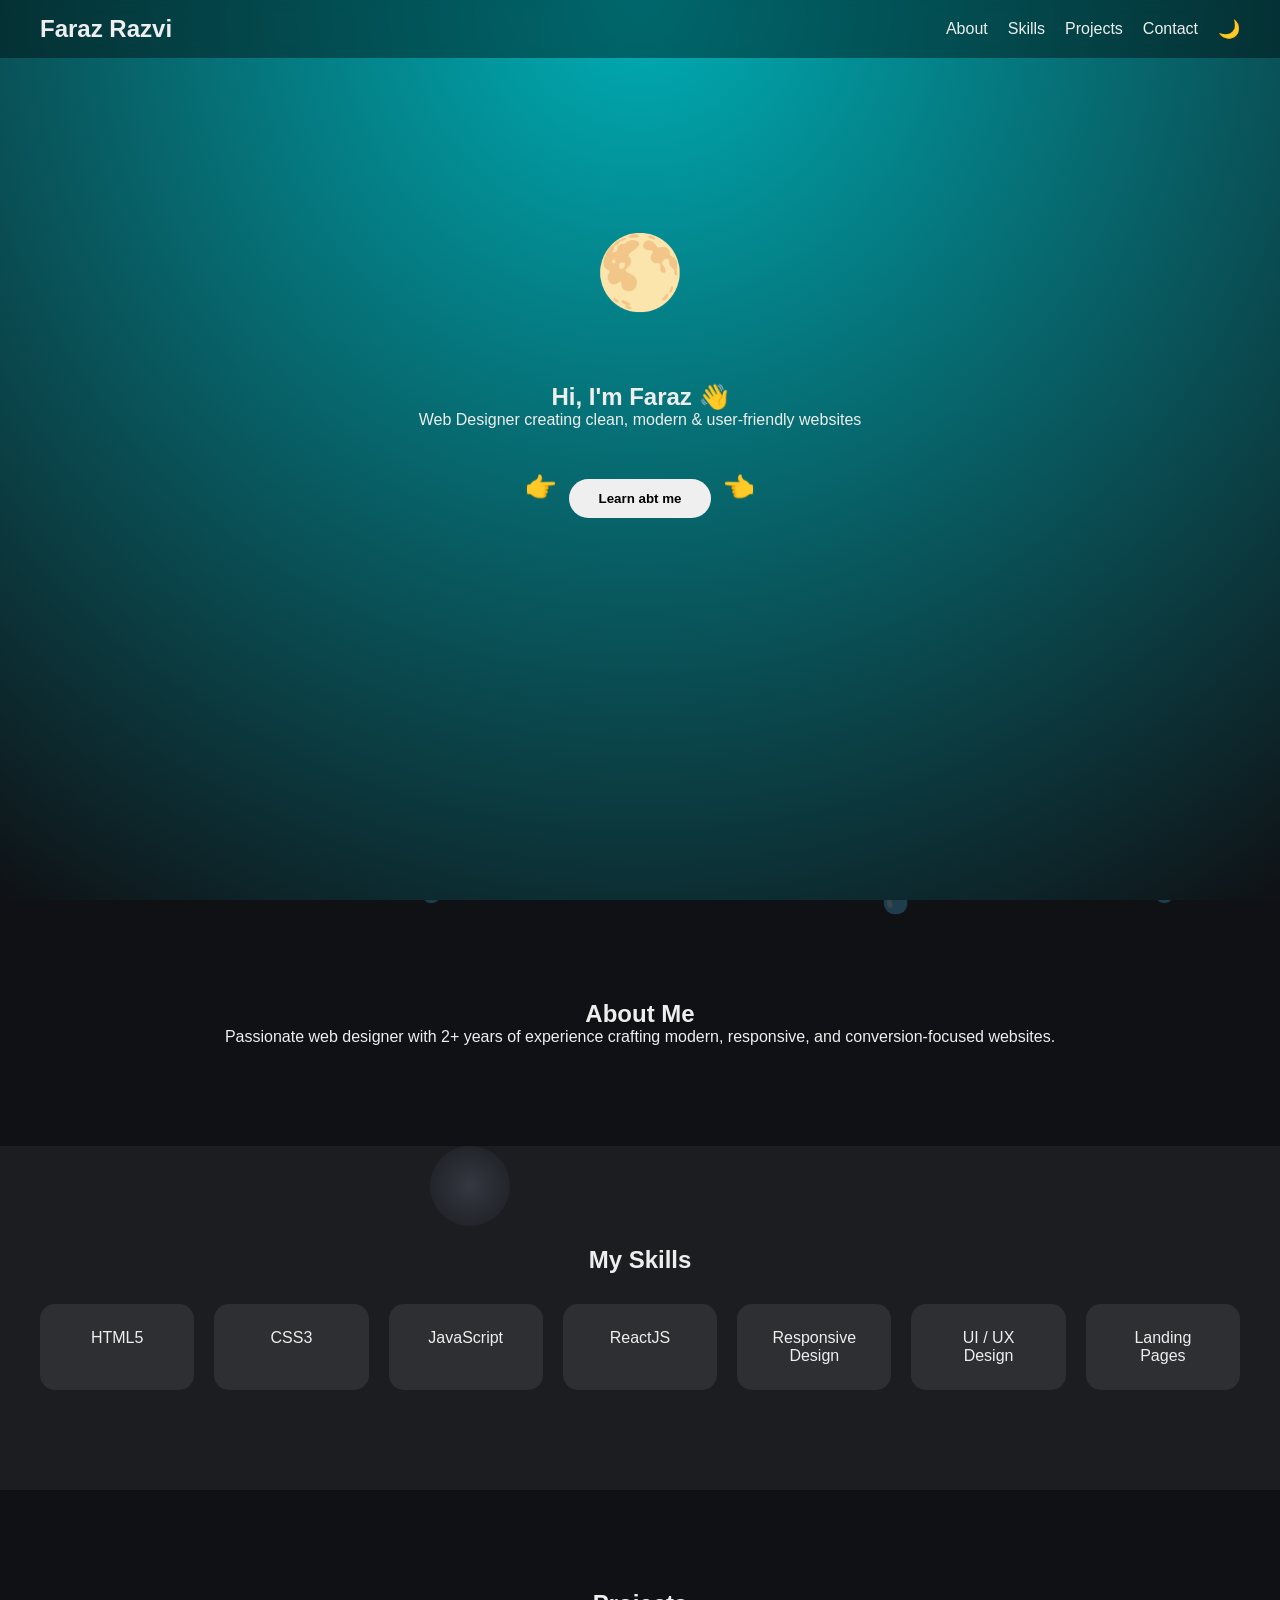
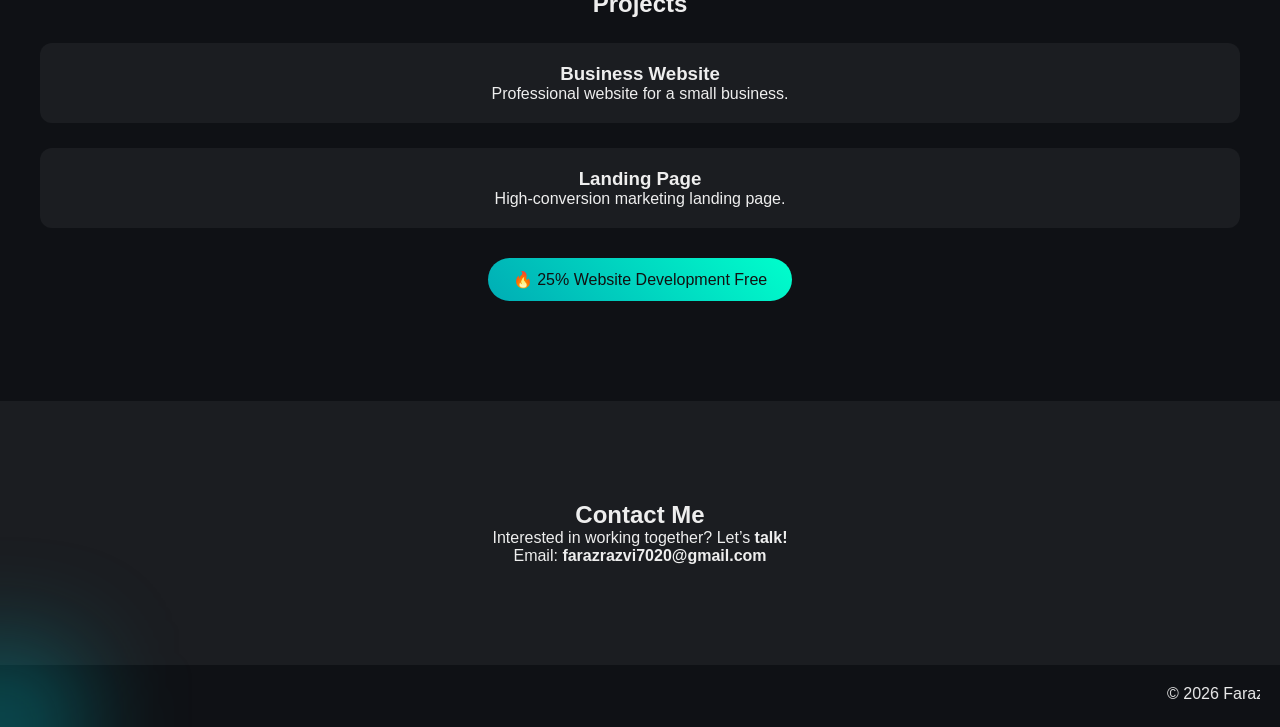
<file: index.html>
<!DOCTYPE html>
<html lang="en">
<head>
  <meta charset="UTF-8" />
  <meta name="viewport" content="width=device-width,
   initial-scale=1.0"/>
  <title>Faraz Razvi | Web Designer</title>
  <style>
    

/* ================= VARIABLES ================= */
:root {
  --bg: #0f1115;
  --text: #eee;
  --accent: #00adb5;
  --card: rgba(255,255,255,0.08);
}

.light {
  --bg: #f4f4f4;
  --text: #111;
  --card: #ffffff;
}

/* ================= GLOBAL ================= */
* {
  margin: 0;
  padding: 0;
  box-sizing: border-box;
  font-family: "Segoe UI", Arial, sans-serif;
}

body {
  background: var(--bg);
  color: var(--text);
  transition: 0.3s;
}

/* ================= LOADER ================= */
#loader {
  position: fixed;
  inset: 0;
  background: #0f1115;
  display: flex;
  align-items: center;
  justify-content: center;
  z-index: 999;
}

#loader h1 {
  color: #00adb5;
  animation: pulse 1.5s infinite;
}

/* ================= NAV ================= */
nav {
  position: fixed;
  width: 100%;
  top: 0;
  padding: 15px 40px;
  display: flex;
  justify-content: space-between;
  align-items: center;
  backdrop-filter: blur(10px);
  background: rgba(0,0,0,0.4);
  z-index: 100;
}

.menu-toggle {
  display: none;
  font-size: 26px;
  cursor: pointer;
}

.nav-links {
  list-style: none;
  display: flex;
  align-items: center;
}

.nav-links li {
  margin-left: 20px;
}

.nav-links a {
  color: var(--text);
  text-decoration: none;
}

#themeToggle {
  background: none;
  border: none;
  font-size: 18px;
  cursor: pointer;
}

/* ================= HERO ================= */
.hero {
  height: 100vh;
  display: flex;
  flex-direction: column;
  justify-content: center;
  align-items: center;
  text-align: center;
  background: radial-gradient(circle at top, var(--accent), var(--bg));
}

.hero button {
  margin-top: 25px;
  padding: 12px 30px;
  border-radius: 30px;
  border: #0f1115;
  border-width: 10px;
  font-weight: bold;
  cursor: pointer;
}
.wave {
  display: inline-block;
  transform-origin: 70% 70%;
  animation: wave 1.8s infinite;
}

@keyframes wave {
  0% { transform: rotate(0deg); }
  10% { transform: rotate(14deg); }
  20% { transform: rotate(-8deg); }
  30% { transform: rotate(14deg); }
  40% { transform: rotate(-4deg); }
  50% { transform: rotate(10deg); }
  60%,100% { transform: rotate(0deg); }
}

/* CTA container */
.cta {
  margin-top: 25px;
  display: flex;
  align-items: center;
  gap: 12px;
}

/* Emoji base style */
.point {
  font-size: 1.6rem;
  display: inline-block;
}

/* Left emoji moves right */
.point.left {
  animation: pointRight 1.2s infinite ease-in-out;
}

/* Right emoji moves left */
.point.right {
  animation: pointLeft 1.2s infinite ease-in-out;
}

/* Keyframes */
@keyframes pointRight {
  0%   { transform: translateX(0); opacity: 1; }
  50%  { transform: translateX(10px); opacity: 1; }
  100% { transform: translateX(0); opacity: 1; }
}

@keyframes pointLeft {
  0%   { transform: translateX(0); opacity: 1; }
  50%  { transform: translateX(-10px); opacity: 1; }
  100% { transform: translateX(0); opacity: 1; }
}



/* ================= SECTIONS ================= */
.section {
  padding: 100px 40px;
  text-align: center;
  opacity: 0;
  transform: translateY(40px);
  transition: 0.8s;
}

.section.show {
  opacity: 1;
  transform: translateY(0);
}

.gray {
  background: rgba(255,255,255,0.05);
}

/* ================= SKILLS ================= */
.cards {
  display: grid;
  grid-template-columns: repeat(auto-fit, minmax(150px, 1fr));
  gap: 20px;
  margin-top: 30px;
}

.card {
  padding: 25px;
  background: var(--card);
  border-radius: 15px;
  transition: 0.3s;
}

.card:hover {
  transform: translateY(-8px);
  background: var(--accent);
  color: #111;
}

/* ================= PROJECTS ================= */
.project {
  margin-top: 25px;
  padding: 20px;
  border-radius: 12px;
  background: rgba(255,255,255,0.05);
  transition: 0.3s;
}

.project:hover {
  background: rgba(0,173,181,0.15);
}

/* ================= OFFER ================= */
.offer-badge {
  margin-top: 30px;
  display: inline-block;
  padding: 12px 25px;
  background: linear-gradient(45deg, var(--accent), #00ffcc);
  color: #111;
  border-radius: 30px;
  animation: pulse 1.5s infinite;
}

/* ================= FOOTER ================= */
footer {
  padding: 20px;
  text-align: center;
}

/* ================= CURSOR ================= */
.cursor-glow {
  position: fixed;
  width: 160px;
  height: 160px;
  background: rgba(0,173,181,0.4);
  border-radius: 20%;
  filter: blur(50px);
  pointer-events: none;
  transform: translate(-50%, -50%);
}

/* ================= ANIMATIONS ================= */
@keyframes pulse {
  0% { transform: scale(1); }
  50% { transform: scale(1.08); }
  100% { transform: scale(1); }
}

/* ================= MOBILE ================= */
@media (max-width: 768px) {
  .menu-toggle {
    display: block;
  }

  .nav-links {
    position: absolute;
    top: 60px;
    right: 20px;
    flex-direction: column;
    background: var(--bg);
    padding: 20px;
    border-radius: 15px;
    display: none;
  }

  .nav-links.active {
    display: flex;
  }
}

/* ================= MODE TOAST ================= */
#modeToast {
  position: fixed;
  bottom: 30px;
  right: 30px;
  background: var(--card);
  color: var(--text);
  padding: 12px 20px;
  border-radius: 25px;
  font-size: 0.9rem;
  box-shadow: 0 8px 25px rgba(0,0,0,0.3);
  opacity: 0;
  transform: translateY(20px);
  pointer-events: none;
  transition: 0.4s ease;
  z-index: 1000;
}

/* Show animation */
#modeToast.show {
  opacity: 1;
  transform: translateY(0);
}

/* ================= WATER DROPS ================= */
/* ================= WATER SECTION ================= */
.water-section {
  position: relative;
  overflow: hidden;
}

/* Background container */
.water-bg {
  position: absolute;
  inset: 0;
  z-index: 0;
  pointer-events: none;
}

/* Water emoji */
.water-bg span {
  position: absolute;
  top: -10%;
  font-size: 1.3rem;
  opacity: 0.25;
  animation: waterFall linear infinite;
}

/* Falling animation */
@keyframes waterFall {
  0% {
    transform: translateY(-10%);
    opacity: 0;
  }

  20% {
    opacity: 0.35;
  }

  100% {
    transform: translateY(110vh);
    opacity: 0;
  }
}

/* Keep text above water */
.water-section > *:not(.water-bg) {
  position: relative;
  z-index: 2;
}

@keyframes waterFall {
  0% {
    transform: translate(0, -10%);
    opacity: 0;
  }

  50% {
    transform: translate(10px, 50vh);
    opacity: 0.35;
  }

  100% {
    transform: translate(-10px, 110vh);
    opacity: 0;
  }
}



/* ================= FIRE ANIMATION ================= */
/* ================= FIRE SECTION ================= */
.fire-section {
  position: relative;
  overflow: hidden;
}

/* Fire container */
.fire-bg {
  position: absolute;
  inset: 0;
  z-index: 0; /* BEHIND TEXT */
  pointer-events: none;
}

/* Fire emoji */
.fire-bg span {
  position: absolute;
  bottom: -10%;
  font-size: 1.4rem;
  opacity: 0.25;
  animation: fireRise linear infinite;
}

/* Fire rising animation */
@keyframes fireRise {
  0% {
    transform: translateY(0) scale(0.9);
    opacity: 0;
  }
  20% {
    opacity: 0.3;
  }
  100% {
    transform: translateY(-120vh) scale(1.3);
    opacity: 0;
  }
}

/* Ensure content stays above fire */
.fire-section > *:not(.fire-bg) {
  position: relative;
  z-index: 2;
}

/* ================= SUN & MOON HERO ================= */
.sky-hero {
  position: relative;
  overflow: hidden;
}

/* Background layer */
.sky-bg {
  position: absolute;
  inset: 0;
  z-index: 0;
  pointer-events: none;
}

/* Shared celestial style */
.sun,
.moon {
  position: absolute;
  left: 50%;
  transform: translateX(-50%);
  font-size: 4.5rem;
  opacity: 1;
  bottom: -35%;
}

/* Ensure hero text stays above */
.sky-hero > *:not(.sky-bg) {
  position: relative;
  z-index: 2;
}

/* ================= ANIMATIONS ================= */
@keyframes sunRise {
  from { bottom: -35%; opacity: 0; }
  to   { bottom: 65%; opacity: 1; }
}

@keyframes sunSet {
  from { bottom: 65%; opacity: 1; }
  to   { bottom: -35%; opacity: 0.35; }
}

@keyframes moonRise {
  from { bottom: -35%; opacity: 0; }
  to   { bottom: 65%; opacity: 1; }
}

@keyframes moonSet {
  from { bottom: 65%; opacity: 1; }
  to   { bottom: -35%; opacity: 0.35; }
}

/* ================= CONTACT EMOJI EFFECT ================= */
.contact-section {
  position: relative;
  overflow: hidden;
}

/* Background container */
.contact-bg {
  position: absolute;
  inset: 0;
  z-index: 0;
  pointer-events: none;
}

/* Emoji style */
.contact-bg span {
  position: absolute;
  font-size: 1.8rem;
  opacity: 0;
  animation: contactPop 2.5s ease-out forwards,
             contactShake 0.6s ease-in-out infinite;
}

/* Pop-in animation */
@keyframes contactPop {
  0% {
    transform: scale(0);
    opacity: 0;
  }
  30% {
    transform: scale(1.2);
    opacity: 0.35;
  }
  100% {
    transform: scale(1);
    opacity: 0.25;
  }
}

/* ================= CONTACT EMOJI EFFECT ================= */
.contact-section {
  position: relative;
  overflow: hidden;
}

/* Background container */
.contact-bg {
  position: absolute;
  inset: 0;
  z-index: 0;
  pointer-events: none;
}

/* Emoji styling */
.contact-bg span {
  position: absolute;
  font-size: 1.8rem;
  opacity: 0.25;
  animation: contactPop 2.5s ease-out forwards,
             contactShake 0.5s ease-in-out infinite;
}

/* Pop-in animation */
@keyframes contactPop {
  0% {
    transform: scale(0);
    opacity: 0;
  }
  40% {
    transform: scale(1.2);
    opacity: 0.35;
  }
  100% {
    transform: scale(1);
    opacity: 0.25;
  }
}

/* Shake animation */
@keyframes contactShake {
  0% { transform: translate(0, 0); }
  25% { transform: translate(-1px, 1px); }
  50% { transform: translate(1px, -1px); }
  75% { transform: translate(-1px, -1px); }
  100% { transform: translate(0, 0); }
}

/* Keep text above emojis */
.contact-section > *:not(.contact-bg) {
  position: relative;
  z-index: 2;
}

/* ================= SKILLS BACKGROUND ================= */
.skills-section {
  position: relative;
  overflow: hidden;
}

.skills-bg {
  position: absolute;
  inset: 0;
  z-index: 0;
  pointer-events: none;
}

.skills-bg span {
  position: absolute;
  width: 80px;
  height: 80px;
  border-radius: 50%;
  opacity: 0.15;
  animation: floatSkill 14s linear infinite;
}

/* Light mode */
body.light .skills-bg span {
  background: radial-gradient(circle, #ffdd55, transparent);
}

/* Dark mode */
body:not(.light) .skills-bg span {
  background: radial-gradient(circle, #ccccff, transparent);
}

@keyframes floatSkill {
  from {
    transform: translateY(110%);
  }
  to {
    transform: translateY(-120%);
  }
}

/* Keep cards above */
.skills-section > *:not(.skills-bg) {
  position: relative;
  z-index: 2;
}


/* ================= HERO OPENING ANIMATION ================= */

.hero-title,
.hero-subtitle,
.hero-cta {
  opacity: 0;
  transform: translateY(40px);
}

/* Animation states */
.hero-title.show {
  animation: heroFade 1s ease forwards;
}

.hero-subtitle.show {
  animation: heroFade 1s ease forwards;
  animation-delay: 0.4s;
}

.hero-cta.show {
  animation: heroFade 1s ease forwards;
  animation-delay: 0.8s;
}

@keyframes heroFade {
  to {
    opacity: 1;
    transform: translateY(0);
  }
}
  </style>
</head>

<body>

<!-- ========== LOADER ========== -->
<div id="loader">
  <h1>Faraz Razvi</h1>
</div>

<!-- ========== NAVBAR ========== -->
<nav>
  <h2>Faraz Razvi</h2>

  <div class="menu-toggle">☰</div>

  <ul class="nav-links">
    <li><a href="#about">About</a></li>
    <li><a href="#skills">Skills</a></li>
    <li><a href="#projects">Projects</a></li>
    <li><a href="#contact">Contact</a></li>
    <li><button id="themeToggle">🌙</button></li>
  </ul>
</nav>

<!-- ========== HERO ========== -->

  <!-- Sun / Moon background -->
<section class="hero sky-hero">

  <div class="sky-bg">
    <span class="sun">☀️</span>
    <span class="moon">🌕</span>
  </div>

  <div class="firecracker-bg"></div>

  <h1 class="hero-title">
    Hi, I'm Faraz <span class="wave">👋</span>
  </h1>

  <p class="hero-subtitle">
    Web Designer creating clean, modern & user-friendly websites
  </p>

  <div class="cta hero-cta">
    <span class="point left">👉</span>
    <button onclick="scrollToContact()">Learn abt me</button>
    <span class="point right">👈</span>
  </div>

</section>


<!-- ========== ABOUT ========== -->
<section id="about" class="section water-section">

  <!-- Water background -->
  <div class="water-bg"></div>

  <h2>About Me</h2>
  <p>
    Passionate web designer with 2+ years of experience crafting modern,
    responsive, and conversion-focused websites.
  </p>

</section>



<!-- ========== SKILLS ========== -->
<section id="skills" class="section gray 
skills-section">

  <!-- Skills background -->
  <div class="skills-bg"></div>

  <h2>My Skills</h2>
  <div class="cards">
    <div class="card">HTML5</div>
    <div class="card">CSS3</div>
    <div class="card">JavaScript</div>
    <div class="card">ReactJS</div>
    <div class="card">Responsive Design</div>
    <div class="card">UI / UX Design</div>
    <div class="card">Landing Pages</div>
  </div>

</section>


<!-- ========== PROJECTS ========== -->
<section id="projects" class="section fire-section">

  <!-- Fire background -->
  <div class="fire-bg"></div>

  <h2>Projects</h2>

  <div class="project">
    <h3>Business Website</h3>
    <p>Professional website for a 
      small business.</p>
  </div>

  <div class="project">
    <h3>Landing Page</h3>
    <p>High-conversion marketing landing page.</p>
  </div>

  <div class="offer-badge">🔥 25% Website Development Free</div>

</section>
<!-- ========== CONTACT ========== -->
<section id="contact" class="section gray 
contact-section">

  <!-- Contact emoji background -->
  <div class="contact-bg"></div>

  <h2>Contact Me</h2>
  <p>Interested in working together? Let’s <b>talk!</b></p>
  <p>Email: <strong>farazrazvi7020@gmail.com</strong></p>

</section>


<footer><marquee>

  © 2026 Faraz Razvi. All rights reserved.
</marquee>
</footer>

<div class="cursor-glow"></div>
<div id="modeToast"></div>

<script>
  // ========== LOADER ==========
window.addEventListener("load", () => {
  document.getElementById("loader").style.display = "none";
});

// ========== SCROLL ==========
function scrollToContact() {
  document.getElementById("about").scrollIntoView({ behavior: "smooth" });
}

// ========== REVEAL ==========
const sections = document.querySelectorAll(".section");
window.addEventListener("scroll", () => {
  sections.forEach(sec => {
    if (sec.getBoundingClientRect().top < window.innerHeight - 100) {
      sec.classList.add("show");
    }
  });
});

// ========== CURSOR ==========
const glow = document.querySelector(".cursor-glow");
document.addEventListener("mousemove", e => {
  glow.style.left = e.clientX + "px";
  glow.style.top = e.clientY + "px";
});

// ========== THEME TOGGLE ==========
// ========== SUN & MOON ANIMATION ==========
const toggle = document.getElementById("themeToggle");
const sun = document.querySelector(".sun");
const moon = document.querySelector(".moon");

// Play correct animation
function playSky(mode) {
  sun.style.animation = "none";
  moon.style.animation = "none";

  // Force reflow
  void sun.offsetHeight;
  void moon.offsetHeight;

  if (mode === "light") {
    moon.style.animation = "moonSet 2s ease-in forwards";
    sun.style.animation = "sunRise 2.5s ease-out forwards";
  } else {
    sun.style.animation = "sunSet 2s ease-in forwards";
    moon.style.animation = "moonRise 2.5s ease-out forwards";
  }
}

// Initial state (Dark mode by default)
window.addEventListener("load", () => {
  playSky("dark");
});

// Toggle handler
toggle.addEventListener("click", () => {
  const isLight = document.body.classList.toggle("light");
  toggle.textContent = isLight ? "☀️" : "🌙";
  playSky(isLight ? "light" : "dark");
});

// ========== MOBILE MENU ==========
const menu = document.querySelector(".menu-toggle");
const navLinks = document.querySelector(".nav-links");

menu.addEventListener("click", () => {
  navLinks.classList.toggle("active");
});

// ========== FIRE ANIMATION ==========
// ========== FIRE BACKGROUND ==========
const fireContainer = document.querySelector(".fire-bg");

function createFire() {
  const fire = document.createElement("span");
  fire.textContent = "🔥";

  // Random horizontal position
  fire.style.left = Math.random() * 100 + "%";

  // Random size
  fire.style.fontSize = 1 + Math.random() * 1.5 + "rem";

  // Random speed
  fire.style.animationDuration = 6 + Math.random() * 6 + "s";

  fireContainer.appendChild(fire);

  // Remove after animation to avoid DOM overload
  setTimeout(() => {
    fire.remove();
  }, 12000);
}

// Spawn flames continuously
setInterval(createFire, 500);

// ========== WATER DROPS ANIMATION ==========


function createWaterDrop(container) {
  if (!container) return;

  const drop = document.createElement("span");
  drop.textContent = "💧";

  // Random horizontal offset inside container
  drop.style.left = Math.random() * 40 + "px";

  // Random falling speed
  drop.style.animationDuration = 5 + Math.random() * 6 + "s";

  container.appendChild(drop);

  // Remove after animation
  setTimeout(() => {
    drop.remove();
  }, 12000);
}

// ========== WATER BACKGROUND ==========
const waterContainer = document.querySelector(".water-bg");

function createWater() {
  if (!waterContainer) return;

  const drop = document.createElement("span");
  drop.textContent = "💧";

  // Random horizontal position
  drop.style.left = Math.random() * 100 + "%";

  // Random size
  drop.style.fontSize = 1 + Math.random() * 1.4 + "rem";

  // Random speed
  drop.style.animationDuration = 5 + Math.random() * 5 + "s";

  waterContainer.appendChild(drop);

  // Remove after animation
  setTimeout(() => {
    drop.remove();
  }, 10000);
}

// Spawn continuously
setInterval(createWater, 400);


// ========== CONTACT EMOJI EFFECT (FIXED) ==========
const contactSection = document.querySelector("#contact");
const contactBg = document.querySelector(".contact-bg");

const contactEmojis = ["🤳🏽", "📲", "☎️", "📞", "📳"];

let contactIntervalStarted = false;

function spawnContactEmoji() {
  if (!contactBg) return;

  const emoji = document.createElement("span");
  emoji.textContent =
    contactEmojis[Math.floor(Math.random() * contactEmojis.length)];

  // Position relative to section
  emoji.style.left = Math.random() * 90 + "%";
  emoji.style.top = Math.random() * 90 + "%";

  contactBg.appendChild(emoji);

  setTimeout(() => {
    emoji.remove();
  }, 3000);
}

// Start animation only when Contact is visible
const contactObserver = new IntersectionObserver(
  (entries) => {
    if (entries[0].isIntersecting && !contactIntervalStarted) {
      contactIntervalStarted = true;
      setInterval(spawnContactEmoji, 700);
    }
  },
  { threshold: 0.3 }
);

contactObserver.observe(contactSection);

// ========== SKILLS BACKGROUND FLOAT ==========
const skillsBg = document.querySelector(".skills-bg");

function spawnSkillOrb() {
  if (!skillsBg) return;

  const orb = document.createElement("span");

  orb.style.left = Math.random() * 90 + "%";
  orb.style.animationDuration = 10 + Math.random() * 10 + "s";

  skillsBg.appendChild(orb);

  setTimeout(() => orb.remove(), 20000);
}

setInterval(spawnSkillOrb, 1200);

// ========== HERO OPENING ANIMATION ==========
window.addEventListener("load", () => {

  const title = document.querySelector(".hero-title");
  const subtitle = document.querySelector(".hero-subtitle");
  const cta = document.querySelector(".hero-cta");

  if (title) title.classList.add("show");

  setTimeout(() => {
    if (subtitle) subtitle.classList.add("show");
  }, 400);

  setTimeout(() => {
    if (cta) cta.classList.add("show");
  }, 800);

});
</script>
</body>
</html>
</file>
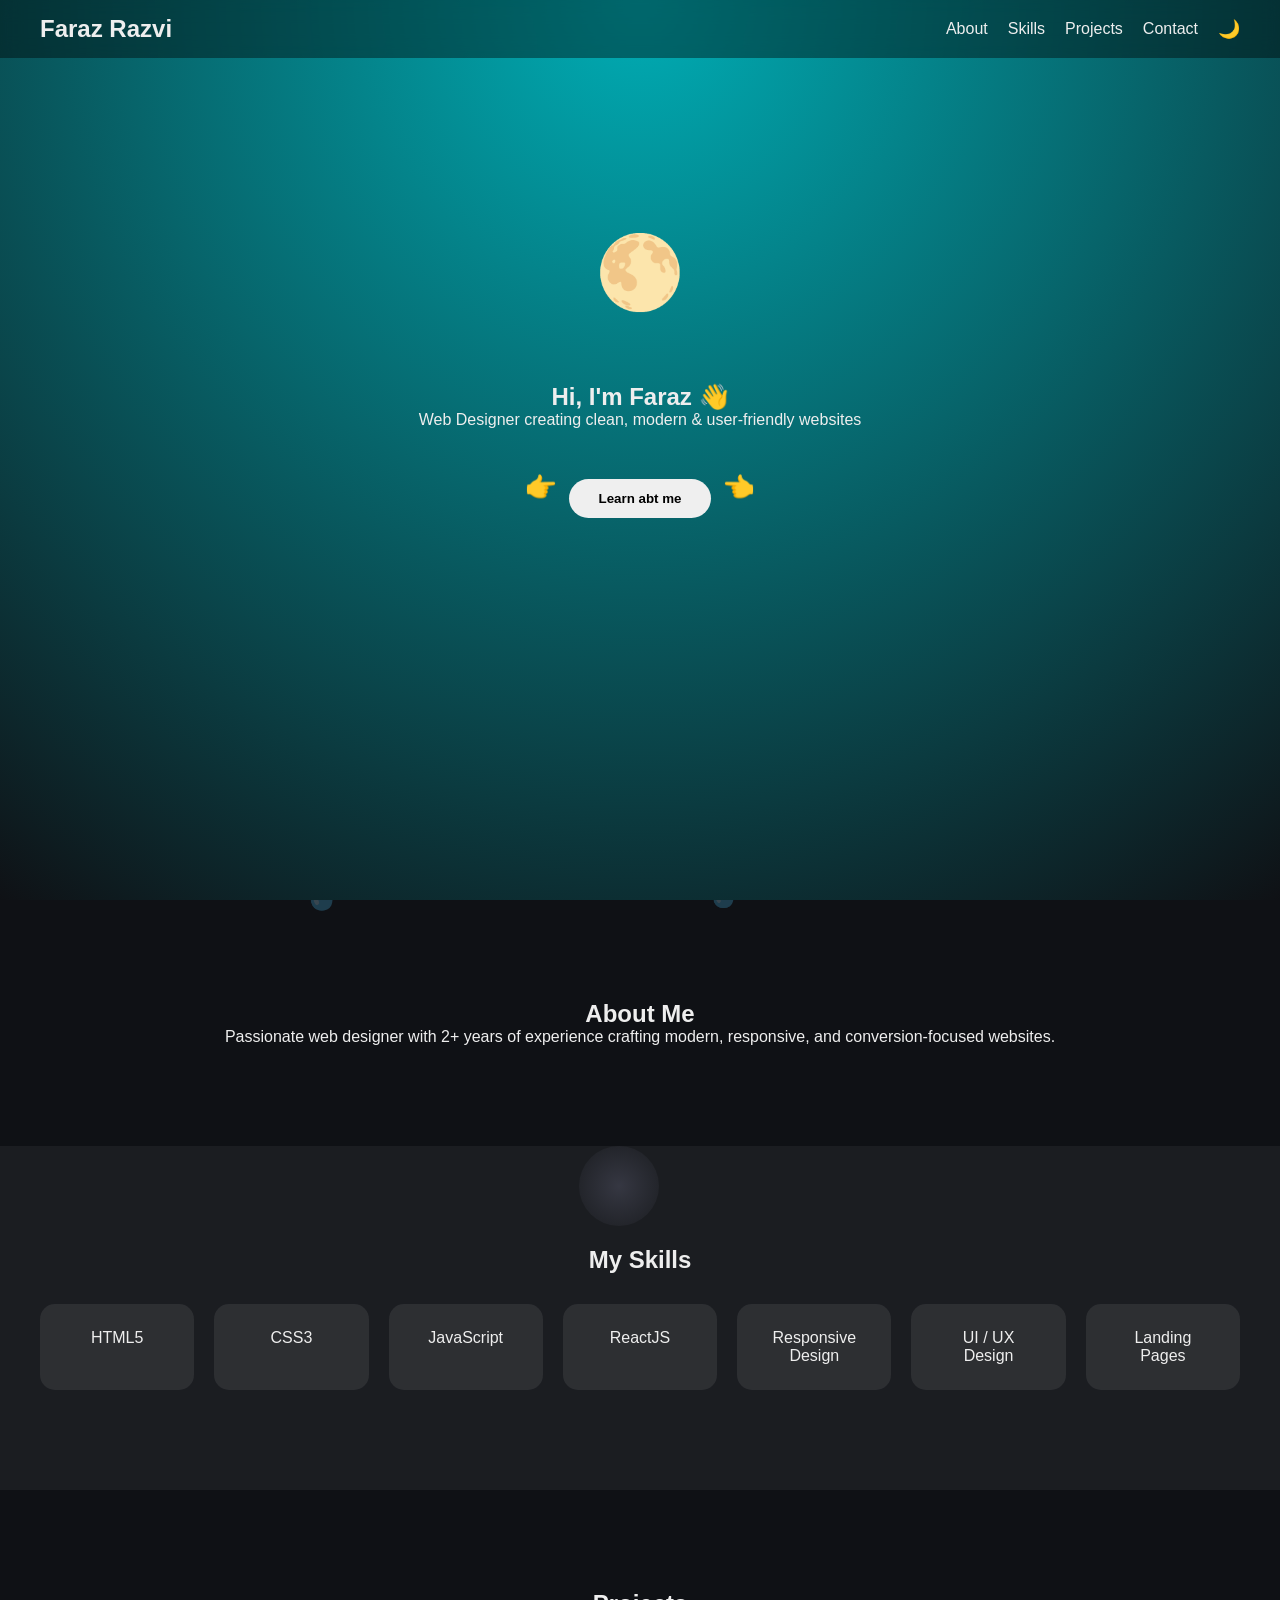
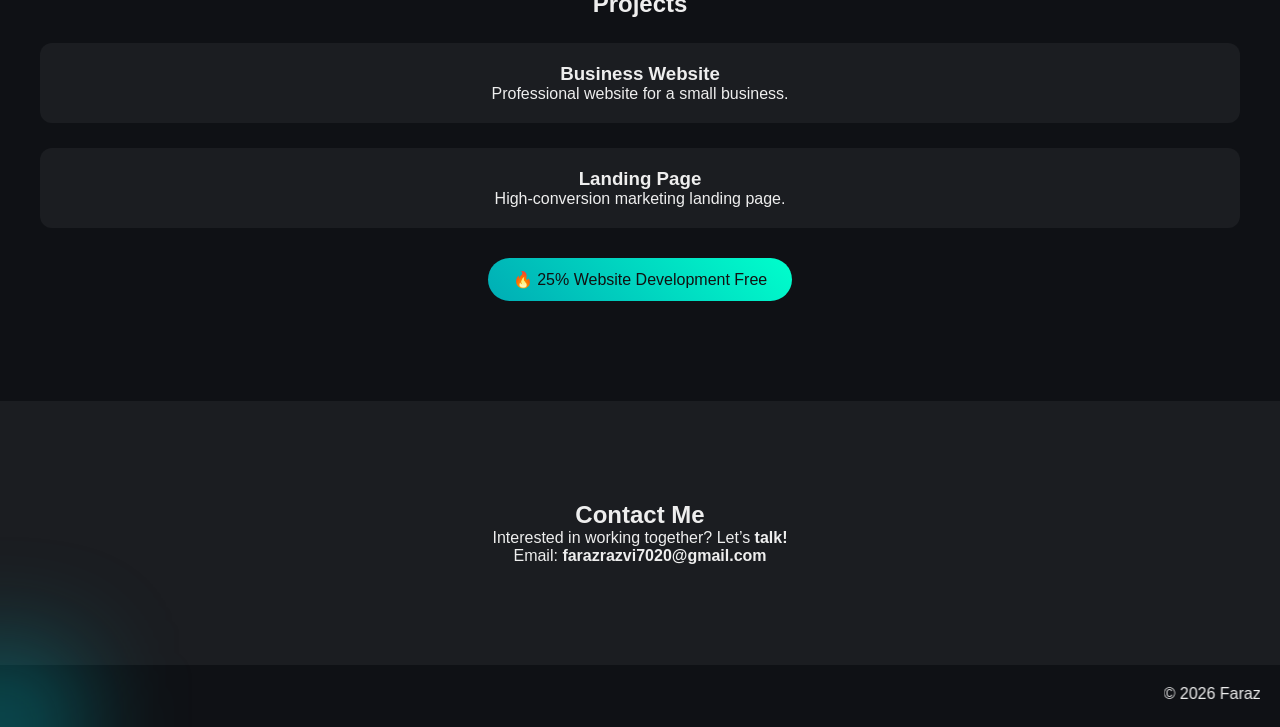
<file: Faraz Razvi.html>
<!DOCTYPE html>
<html lang="en">
<head>
  <meta charset="UTF-8" />
  <meta name="viewport" content="width=device-width,
   initial-scale=1.0"/>
  <title>Faraz Razvi | Web Designer</title>
  <style>
    

/* ================= VARIABLES ================= */
:root {
  --bg: #0f1115;
  --text: #eee;
  --accent: #00adb5;
  --card: rgba(255,255,255,0.08);
}

.light {
  --bg: #f4f4f4;
  --text: #111;
  --card: #ffffff;
}

/* ================= GLOBAL ================= */
* {
  margin: 0;
  padding: 0;
  box-sizing: border-box;
  font-family: "Segoe UI", Arial, sans-serif;
}

body {
  background: var(--bg);
  color: var(--text);
  transition: 0.3s;
}

/* ================= LOADER ================= */
#loader {
  position: fixed;
  inset: 0;
  background: #0f1115;
  display: flex;
  align-items: center;
  justify-content: center;
  z-index: 999;
}

#loader h1 {
  color: #00adb5;
  animation: pulse 1.5s infinite;
}

/* ================= NAV ================= */
nav {
  position: fixed;
  width: 100%;
  top: 0;
  padding: 15px 40px;
  display: flex;
  justify-content: space-between;
  align-items: center;
  backdrop-filter: blur(10px);
  background: rgba(0,0,0,0.4);
  z-index: 100;
}

.menu-toggle {
  display: none;
  font-size: 26px;
  cursor: pointer;
}

.nav-links {
  list-style: none;
  display: flex;
  align-items: center;
}

.nav-links li {
  margin-left: 20px;
}

.nav-links a {
  color: var(--text);
  text-decoration: none;
}

#themeToggle {
  background: none;
  border: none;
  font-size: 18px;
  cursor: pointer;
}

/* ================= HERO ================= */
.hero {
  height: 100vh;
  display: flex;
  flex-direction: column;
  justify-content: center;
  align-items: center;
  text-align: center;
  background: radial-gradient(circle at top, var(--accent), var(--bg));
}

.hero button {
  margin-top: 25px;
  padding: 12px 30px;
  border-radius: 30px;
  border: #0f1115;
  border-width: 10px;
  font-weight: bold;
  cursor: pointer;
}
.wave {
  display: inline-block;
  transform-origin: 70% 70%;
  animation: wave 1.8s infinite;
}

@keyframes wave {
  0% { transform: rotate(0deg); }
  10% { transform: rotate(14deg); }
  20% { transform: rotate(-8deg); }
  30% { transform: rotate(14deg); }
  40% { transform: rotate(-4deg); }
  50% { transform: rotate(10deg); }
  60%,100% { transform: rotate(0deg); }
}

/* CTA container */
.cta {
  margin-top: 25px;
  display: flex;
  align-items: center;
  gap: 12px;
}

/* Emoji base style */
.point {
  font-size: 1.6rem;
  display: inline-block;
}

/* Left emoji moves right */
.point.left {
  animation: pointRight 1.2s infinite ease-in-out;
}

/* Right emoji moves left */
.point.right {
  animation: pointLeft 1.2s infinite ease-in-out;
}

/* Keyframes */
@keyframes pointRight {
  0%   { transform: translateX(0); opacity: 1; }
  50%  { transform: translateX(10px); opacity: 1; }
  100% { transform: translateX(0); opacity: 1; }
}

@keyframes pointLeft {
  0%   { transform: translateX(0); opacity: 1; }
  50%  { transform: translateX(-10px); opacity: 1; }
  100% { transform: translateX(0); opacity: 1; }
}



/* ================= SECTIONS ================= */
.section {
  padding: 100px 40px;
  text-align: center;
  opacity: 0;
  transform: translateY(40px);
  transition: 0.8s;
}

.section.show {
  opacity: 1;
  transform: translateY(0);
}

.gray {
  background: rgba(255,255,255,0.05);
}

/* ================= SKILLS ================= */
.cards {
  display: grid;
  grid-template-columns: repeat(auto-fit, minmax(150px, 1fr));
  gap: 20px;
  margin-top: 30px;
}

.card {
  padding: 25px;
  background: var(--card);
  border-radius: 15px;
  transition: 0.3s;
}

.card:hover {
  transform: translateY(-8px);
  background: var(--accent);
  color: #111;
}

/* ================= PROJECTS ================= */
.project {
  margin-top: 25px;
  padding: 20px;
  border-radius: 12px;
  background: rgba(255,255,255,0.05);
  transition: 0.3s;
}

.project:hover {
  background: rgba(0,173,181,0.15);
}

/* ================= OFFER ================= */
.offer-badge {
  margin-top: 30px;
  display: inline-block;
  padding: 12px 25px;
  background: linear-gradient(45deg, var(--accent), #00ffcc);
  color: #111;
  border-radius: 30px;
  animation: pulse 1.5s infinite;
}

/* ================= FOOTER ================= */
footer {
  padding: 20px;
  text-align: center;
}

/* ================= CURSOR ================= */
.cursor-glow {
  position: fixed;
  width: 160px;
  height: 160px;
  background: rgba(0,173,181,0.4);
  border-radius: 20%;
  filter: blur(50px);
  pointer-events: none;
  transform: translate(-50%, -50%);
}

/* ================= ANIMATIONS ================= */
@keyframes pulse {
  0% { transform: scale(1); }
  50% { transform: scale(1.08); }
  100% { transform: scale(1); }
}

/* ================= MOBILE ================= */
@media (max-width: 768px) {
  .menu-toggle {
    display: block;
  }

  .nav-links {
    position: absolute;
    top: 60px;
    right: 20px;
    flex-direction: column;
    background: var(--bg);
    padding: 20px;
    border-radius: 15px;
    display: none;
  }

  .nav-links.active {
    display: flex;
  }
}

/* ================= MODE TOAST ================= */
#modeToast {
  position: fixed;
  bottom: 30px;
  right: 30px;
  background: var(--card);
  color: var(--text);
  padding: 12px 20px;
  border-radius: 25px;
  font-size: 0.9rem;
  box-shadow: 0 8px 25px rgba(0,0,0,0.3);
  opacity: 0;
  transform: translateY(20px);
  pointer-events: none;
  transition: 0.4s ease;
  z-index: 1000;
}

/* Show animation */
#modeToast.show {
  opacity: 1;
  transform: translateY(0);
}

/* ================= WATER DROPS ================= */
/* ================= WATER SECTION ================= */
.water-section {
  position: relative;
  overflow: hidden;
}

/* Background container */
.water-bg {
  position: absolute;
  inset: 0;
  z-index: 0;
  pointer-events: none;
}

/* Water emoji */
.water-bg span {
  position: absolute;
  top: -10%;
  font-size: 1.3rem;
  opacity: 0.25;
  animation: waterFall linear infinite;
}

/* Falling animation */
@keyframes waterFall {
  0% {
    transform: translateY(-10%);
    opacity: 0;
  }

  20% {
    opacity: 0.35;
  }

  100% {
    transform: translateY(110vh);
    opacity: 0;
  }
}

/* Keep text above water */
.water-section > *:not(.water-bg) {
  position: relative;
  z-index: 2;
}

@keyframes waterFall {
  0% {
    transform: translate(0, -10%);
    opacity: 0;
  }

  50% {
    transform: translate(10px, 50vh);
    opacity: 0.35;
  }

  100% {
    transform: translate(-10px, 110vh);
    opacity: 0;
  }
}



/* ================= FIRE ANIMATION ================= */
/* ================= FIRE SECTION ================= */
.fire-section {
  position: relative;
  overflow: hidden;
}

/* Fire container */
.fire-bg {
  position: absolute;
  inset: 0;
  z-index: 0; /* BEHIND TEXT */
  pointer-events: none;
}

/* Fire emoji */
.fire-bg span {
  position: absolute;
  bottom: -10%;
  font-size: 1.4rem;
  opacity: 0.25;
  animation: fireRise linear infinite;
}

/* Fire rising animation */
@keyframes fireRise {
  0% {
    transform: translateY(0) scale(0.9);
    opacity: 0;
  }
  20% {
    opacity: 0.3;
  }
  100% {
    transform: translateY(-120vh) scale(1.3);
    opacity: 0;
  }
}

/* Ensure content stays above fire */
.fire-section > *:not(.fire-bg) {
  position: relative;
  z-index: 2;
}

/* ================= SUN & MOON HERO ================= */
.sky-hero {
  position: relative;
  overflow: hidden;
}

/* Background layer */
.sky-bg {
  position: absolute;
  inset: 0;
  z-index: 0;
  pointer-events: none;
}

/* Shared celestial style */
.sun,
.moon {
  position: absolute;
  left: 50%;
  transform: translateX(-50%);
  font-size: 4.5rem;
  opacity: 1;
  bottom: -35%;
}

/* Ensure hero text stays above */
.sky-hero > *:not(.sky-bg) {
  position: relative;
  z-index: 2;
}

/* ================= ANIMATIONS ================= */
@keyframes sunRise {
  from { bottom: -35%; opacity: 0; }
  to   { bottom: 65%; opacity: 1; }
}

@keyframes sunSet {
  from { bottom: 65%; opacity: 1; }
  to   { bottom: -35%; opacity: 0.35; }
}

@keyframes moonRise {
  from { bottom: -35%; opacity: 0; }
  to   { bottom: 65%; opacity: 1; }
}

@keyframes moonSet {
  from { bottom: 65%; opacity: 1; }
  to   { bottom: -35%; opacity: 0.35; }
}

/* ================= CONTACT EMOJI EFFECT ================= */
.contact-section {
  position: relative;
  overflow: hidden;
}

/* Background container */
.contact-bg {
  position: absolute;
  inset: 0;
  z-index: 0;
  pointer-events: none;
}

/* Emoji style */
.contact-bg span {
  position: absolute;
  font-size: 1.8rem;
  opacity: 0;
  animation: contactPop 2.5s ease-out forwards,
             contactShake 0.6s ease-in-out infinite;
}

/* Pop-in animation */
@keyframes contactPop {
  0% {
    transform: scale(0);
    opacity: 0;
  }
  30% {
    transform: scale(1.2);
    opacity: 0.35;
  }
  100% {
    transform: scale(1);
    opacity: 0.25;
  }
}

/* ================= CONTACT EMOJI EFFECT ================= */
.contact-section {
  position: relative;
  overflow: hidden;
}

/* Background container */
.contact-bg {
  position: absolute;
  inset: 0;
  z-index: 0;
  pointer-events: none;
}

/* Emoji styling */
.contact-bg span {
  position: absolute;
  font-size: 1.8rem;
  opacity: 0.25;
  animation: contactPop 2.5s ease-out forwards,
             contactShake 0.5s ease-in-out infinite;
}

/* Pop-in animation */
@keyframes contactPop {
  0% {
    transform: scale(0);
    opacity: 0;
  }
  40% {
    transform: scale(1.2);
    opacity: 0.35;
  }
  100% {
    transform: scale(1);
    opacity: 0.25;
  }
}

/* Shake animation */
@keyframes contactShake {
  0% { transform: translate(0, 0); }
  25% { transform: translate(-1px, 1px); }
  50% { transform: translate(1px, -1px); }
  75% { transform: translate(-1px, -1px); }
  100% { transform: translate(0, 0); }
}

/* Keep text above emojis */
.contact-section > *:not(.contact-bg) {
  position: relative;
  z-index: 2;
}

/* ================= SKILLS BACKGROUND ================= */
.skills-section {
  position: relative;
  overflow: hidden;
}

.skills-bg {
  position: absolute;
  inset: 0;
  z-index: 0;
  pointer-events: none;
}

.skills-bg span {
  position: absolute;
  width: 80px;
  height: 80px;
  border-radius: 50%;
  opacity: 0.15;
  animation: floatSkill 14s linear infinite;
}

/* Light mode */
body.light .skills-bg span {
  background: radial-gradient(circle, #ffdd55, transparent);
}

/* Dark mode */
body:not(.light) .skills-bg span {
  background: radial-gradient(circle, #ccccff, transparent);
}

@keyframes floatSkill {
  from {
    transform: translateY(110%);
  }
  to {
    transform: translateY(-120%);
  }
}

/* Keep cards above */
.skills-section > *:not(.skills-bg) {
  position: relative;
  z-index: 2;
}


/* ================= HERO OPENING ANIMATION ================= */

.hero-title,
.hero-subtitle,
.hero-cta {
  opacity: 0;
  transform: translateY(40px);
}

/* Animation states */
.hero-title.show {
  animation: heroFade 1s ease forwards;
}

.hero-subtitle.show {
  animation: heroFade 1s ease forwards;
  animation-delay: 0.4s;
}

.hero-cta.show {
  animation: heroFade 1s ease forwards;
  animation-delay: 0.8s;
}

@keyframes heroFade {
  to {
    opacity: 1;
    transform: translateY(0);
  }
}
  </style>
</head>

<body>

<!-- ========== LOADER ========== -->
<div id="loader">
  <h1>Faraz Razvi</h1>
</div>

<!-- ========== NAVBAR ========== -->
<nav>
  <h2>Faraz Razvi</h2>

  <div class="menu-toggle">☰</div>

  <ul class="nav-links">
    <li><a href="#about">About</a></li>
    <li><a href="#skills">Skills</a></li>
    <li><a href="#projects">Projects</a></li>
    <li><a href="#contact">Contact</a></li>
    <li><button id="themeToggle">🌙</button></li>
  </ul>
</nav>

<!-- ========== HERO ========== -->

  <!-- Sun / Moon background -->
<section class="hero sky-hero">

  <div class="sky-bg">
    <span class="sun">☀️</span>
    <span class="moon">🌕</span>
  </div>

  <div class="firecracker-bg"></div>

  <h1 class="hero-title">
    Hi, I'm Faraz <span class="wave">👋</span>
  </h1>

  <p class="hero-subtitle">
    Web Designer creating clean, modern & user-friendly websites
  </p>

  <div class="cta hero-cta">
    <span class="point left">👉</span>
    <button onclick="scrollToContact()">Learn abt me</button>
    <span class="point right">👈</span>
  </div>

</section>


<!-- ========== ABOUT ========== -->
<section id="about" class="section water-section">

  <!-- Water background -->
  <div class="water-bg"></div>

  <h2>About Me</h2>
  <p>
    Passionate web designer with 2+ years of experience crafting modern,
    responsive, and conversion-focused websites.
  </p>

</section>



<!-- ========== SKILLS ========== -->
<section id="skills" class="section gray 
skills-section">

  <!-- Skills background -->
  <div class="skills-bg"></div>

  <h2>My Skills</h2>
  <div class="cards">
    <div class="card">HTML5</div>
    <div class="card">CSS3</div>
    <div class="card">JavaScript</div>
    <div class="card">ReactJS</div>
    <div class="card">Responsive Design</div>
    <div class="card">UI / UX Design</div>
    <div class="card">Landing Pages</div>
  </div>

</section>


<!-- ========== PROJECTS ========== -->
<section id="projects" class="section fire-section">

  <!-- Fire background -->
  <div class="fire-bg"></div>

  <h2>Projects</h2>

  <div class="project">
    <h3>Business Website</h3>
    <p>Professional website for a 
      small business.</p>
  </div>

  <div class="project">
    <h3>Landing Page</h3>
    <p>High-conversion marketing landing page.</p>
  </div>

  <div class="offer-badge">🔥 25% Website Development Free</div>

</section>
<!-- ========== CONTACT ========== -->
<section id="contact" class="section gray 
contact-section">

  <!-- Contact emoji background -->
  <div class="contact-bg"></div>

  <h2>Contact Me</h2>
  <p>Interested in working together? Let’s <b>talk!</b></p>
  <p>Email: <strong>farazrazvi7020@gmail.com</strong></p>

</section>


<footer><marquee>

  © 2026 Faraz Razvi. All rights reserved.
</marquee>
</footer>

<div class="cursor-glow"></div>
<div id="modeToast"></div>

<script>
  // ========== LOADER ==========
window.addEventListener("load", () => {
  document.getElementById("loader").style.display = "none";
});

// ========== SCROLL ==========
function scrollToContact() {
  document.getElementById("about").scrollIntoView({ behavior: "smooth" });
}

// ========== REVEAL ==========
const sections = document.querySelectorAll(".section");
window.addEventListener("scroll", () => {
  sections.forEach(sec => {
    if (sec.getBoundingClientRect().top < window.innerHeight - 100) {
      sec.classList.add("show");
    }
  });
});

// ========== CURSOR ==========
const glow = document.querySelector(".cursor-glow");
document.addEventListener("mousemove", e => {
  glow.style.left = e.clientX + "px";
  glow.style.top = e.clientY + "px";
});

// ========== THEME TOGGLE ==========
// ========== SUN & MOON ANIMATION ==========
const toggle = document.getElementById("themeToggle");
const sun = document.querySelector(".sun");
const moon = document.querySelector(".moon");

// Play correct animation
function playSky(mode) {
  sun.style.animation = "none";
  moon.style.animation = "none";

  // Force reflow
  void sun.offsetHeight;
  void moon.offsetHeight;

  if (mode === "light") {
    moon.style.animation = "moonSet 2s ease-in forwards";
    sun.style.animation = "sunRise 2.5s ease-out forwards";
  } else {
    sun.style.animation = "sunSet 2s ease-in forwards";
    moon.style.animation = "moonRise 2.5s ease-out forwards";
  }
}

// Initial state (Dark mode by default)
window.addEventListener("load", () => {
  playSky("dark");
});

// Toggle handler
toggle.addEventListener("click", () => {
  const isLight = document.body.classList.toggle("light");
  toggle.textContent = isLight ? "☀️" : "🌙";
  playSky(isLight ? "light" : "dark");
});

// ========== MOBILE MENU ==========
const menu = document.querySelector(".menu-toggle");
const navLinks = document.querySelector(".nav-links");

menu.addEventListener("click", () => {
  navLinks.classList.toggle("active");
});

// ========== FIRE ANIMATION ==========
// ========== FIRE BACKGROUND ==========
const fireContainer = document.querySelector(".fire-bg");

function createFire() {
  const fire = document.createElement("span");
  fire.textContent = "🔥";

  // Random horizontal position
  fire.style.left = Math.random() * 100 + "%";

  // Random size
  fire.style.fontSize = 1 + Math.random() * 1.5 + "rem";

  // Random speed
  fire.style.animationDuration = 6 + Math.random() * 6 + "s";

  fireContainer.appendChild(fire);

  // Remove after animation to avoid DOM overload
  setTimeout(() => {
    fire.remove();
  }, 12000);
}

// Spawn flames continuously
setInterval(createFire, 500);

// ========== WATER DROPS ANIMATION ==========


function createWaterDrop(container) {
  if (!container) return;

  const drop = document.createElement("span");
  drop.textContent = "💧";

  // Random horizontal offset inside container
  drop.style.left = Math.random() * 40 + "px";

  // Random falling speed
  drop.style.animationDuration = 5 + Math.random() * 6 + "s";

  container.appendChild(drop);

  // Remove after animation
  setTimeout(() => {
    drop.remove();
  }, 12000);
}

// ========== WATER BACKGROUND ==========
const waterContainer = document.querySelector(".water-bg");

function createWater() {
  if (!waterContainer) return;

  const drop = document.createElement("span");
  drop.textContent = "💧";

  // Random horizontal position
  drop.style.left = Math.random() * 100 + "%";

  // Random size
  drop.style.fontSize = 1 + Math.random() * 1.4 + "rem";

  // Random speed
  drop.style.animationDuration = 5 + Math.random() * 5 + "s";

  waterContainer.appendChild(drop);

  // Remove after animation
  setTimeout(() => {
    drop.remove();
  }, 10000);
}

// Spawn continuously
setInterval(createWater, 400);


// ========== CONTACT EMOJI EFFECT (FIXED) ==========
const contactSection = document.querySelector("#contact");
const contactBg = document.querySelector(".contact-bg");

const contactEmojis = ["🤳🏽", "📲", "☎️", "📞", "📳"];

let contactIntervalStarted = false;

function spawnContactEmoji() {
  if (!contactBg) return;

  const emoji = document.createElement("span");
  emoji.textContent =
    contactEmojis[Math.floor(Math.random() * contactEmojis.length)];

  // Position relative to section
  emoji.style.left = Math.random() * 90 + "%";
  emoji.style.top = Math.random() * 90 + "%";

  contactBg.appendChild(emoji);

  setTimeout(() => {
    emoji.remove();
  }, 3000);
}

// Start animation only when Contact is visible
const contactObserver = new IntersectionObserver(
  (entries) => {
    if (entries[0].isIntersecting && !contactIntervalStarted) {
      contactIntervalStarted = true;
      setInterval(spawnContactEmoji, 700);
    }
  },
  { threshold: 0.3 }
);

contactObserver.observe(contactSection);

// ========== SKILLS BACKGROUND FLOAT ==========
const skillsBg = document.querySelector(".skills-bg");

function spawnSkillOrb() {
  if (!skillsBg) return;

  const orb = document.createElement("span");

  orb.style.left = Math.random() * 90 + "%";
  orb.style.animationDuration = 10 + Math.random() * 10 + "s";

  skillsBg.appendChild(orb);

  setTimeout(() => orb.remove(), 20000);
}

setInterval(spawnSkillOrb, 1200);

// ========== HERO OPENING ANIMATION ==========
window.addEventListener("load", () => {

  const title = document.querySelector(".hero-title");
  const subtitle = document.querySelector(".hero-subtitle");
  const cta = document.querySelector(".hero-cta");

  if (title) title.classList.add("show");

  setTimeout(() => {
    if (subtitle) subtitle.classList.add("show");
  }, 400);

  setTimeout(() => {
    if (cta) cta.classList.add("show");
  }, 800);

});
</script>
</body>
</html>
</file>
